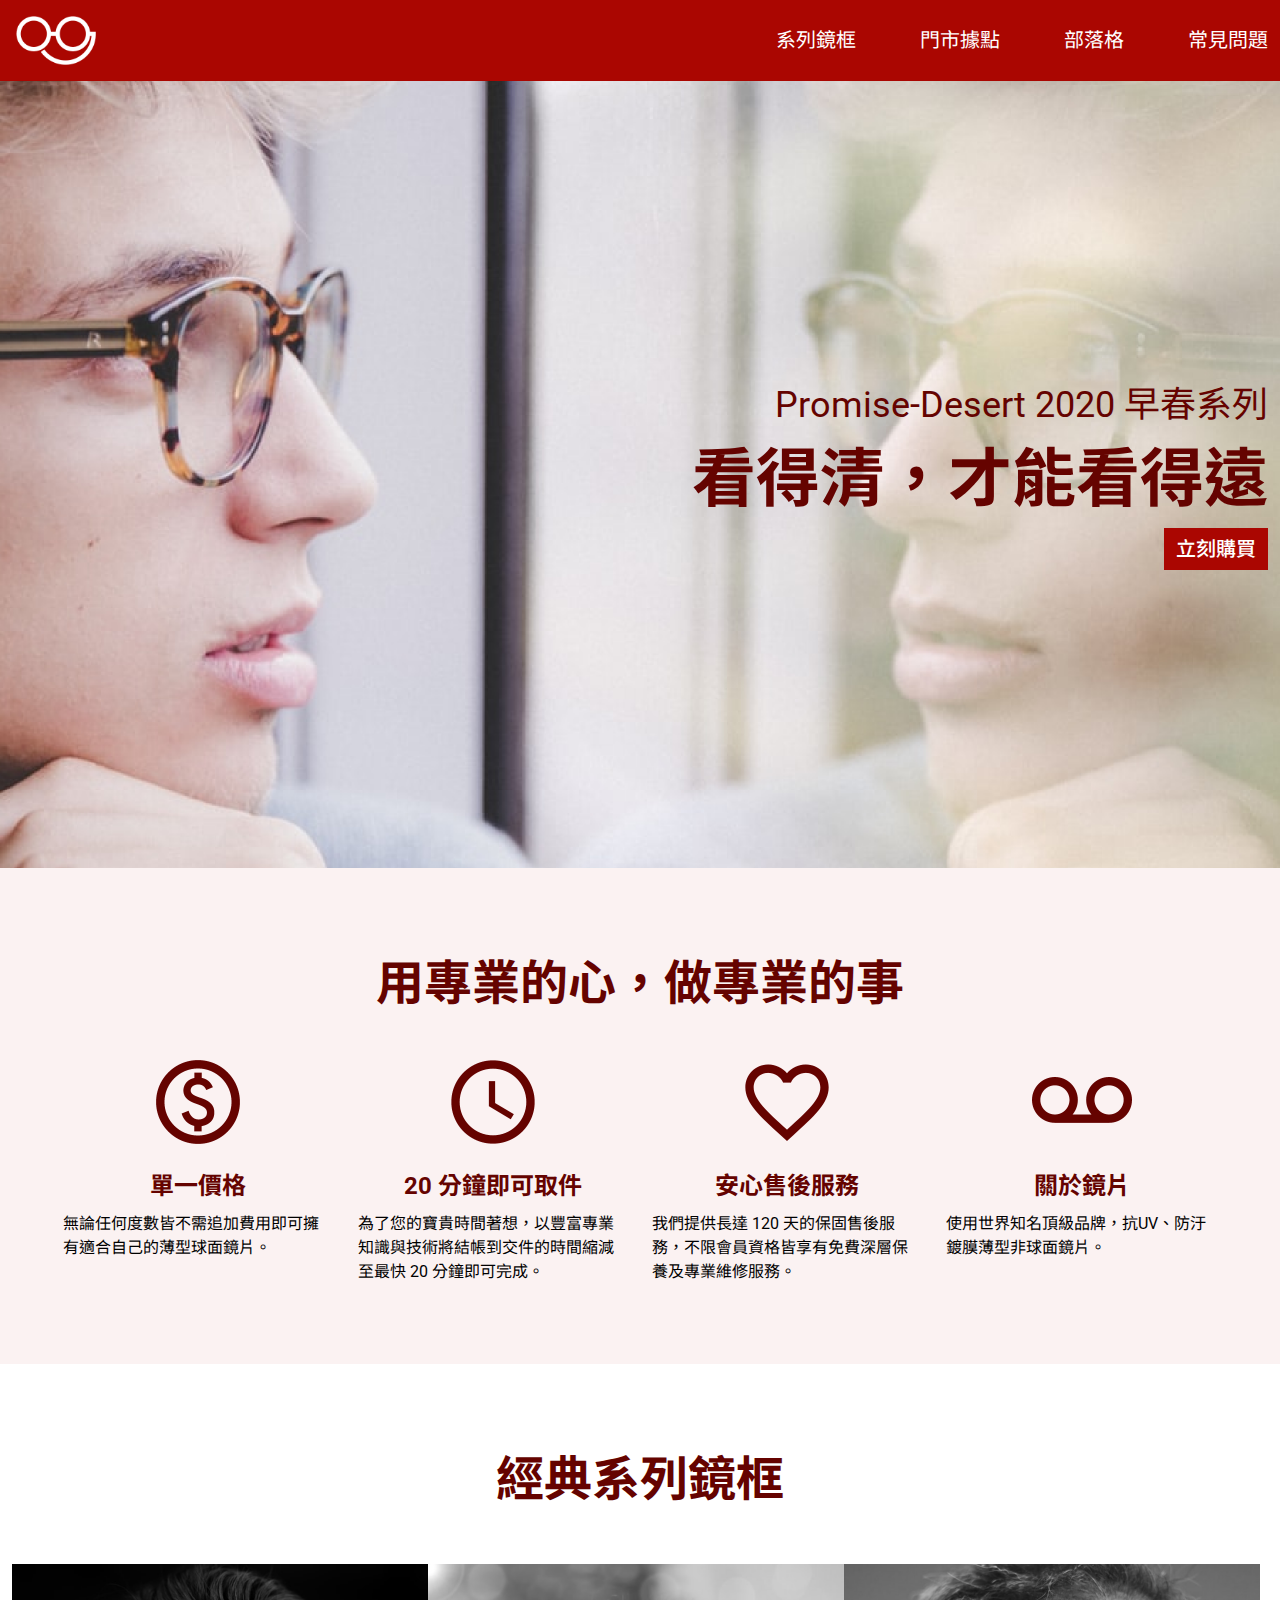
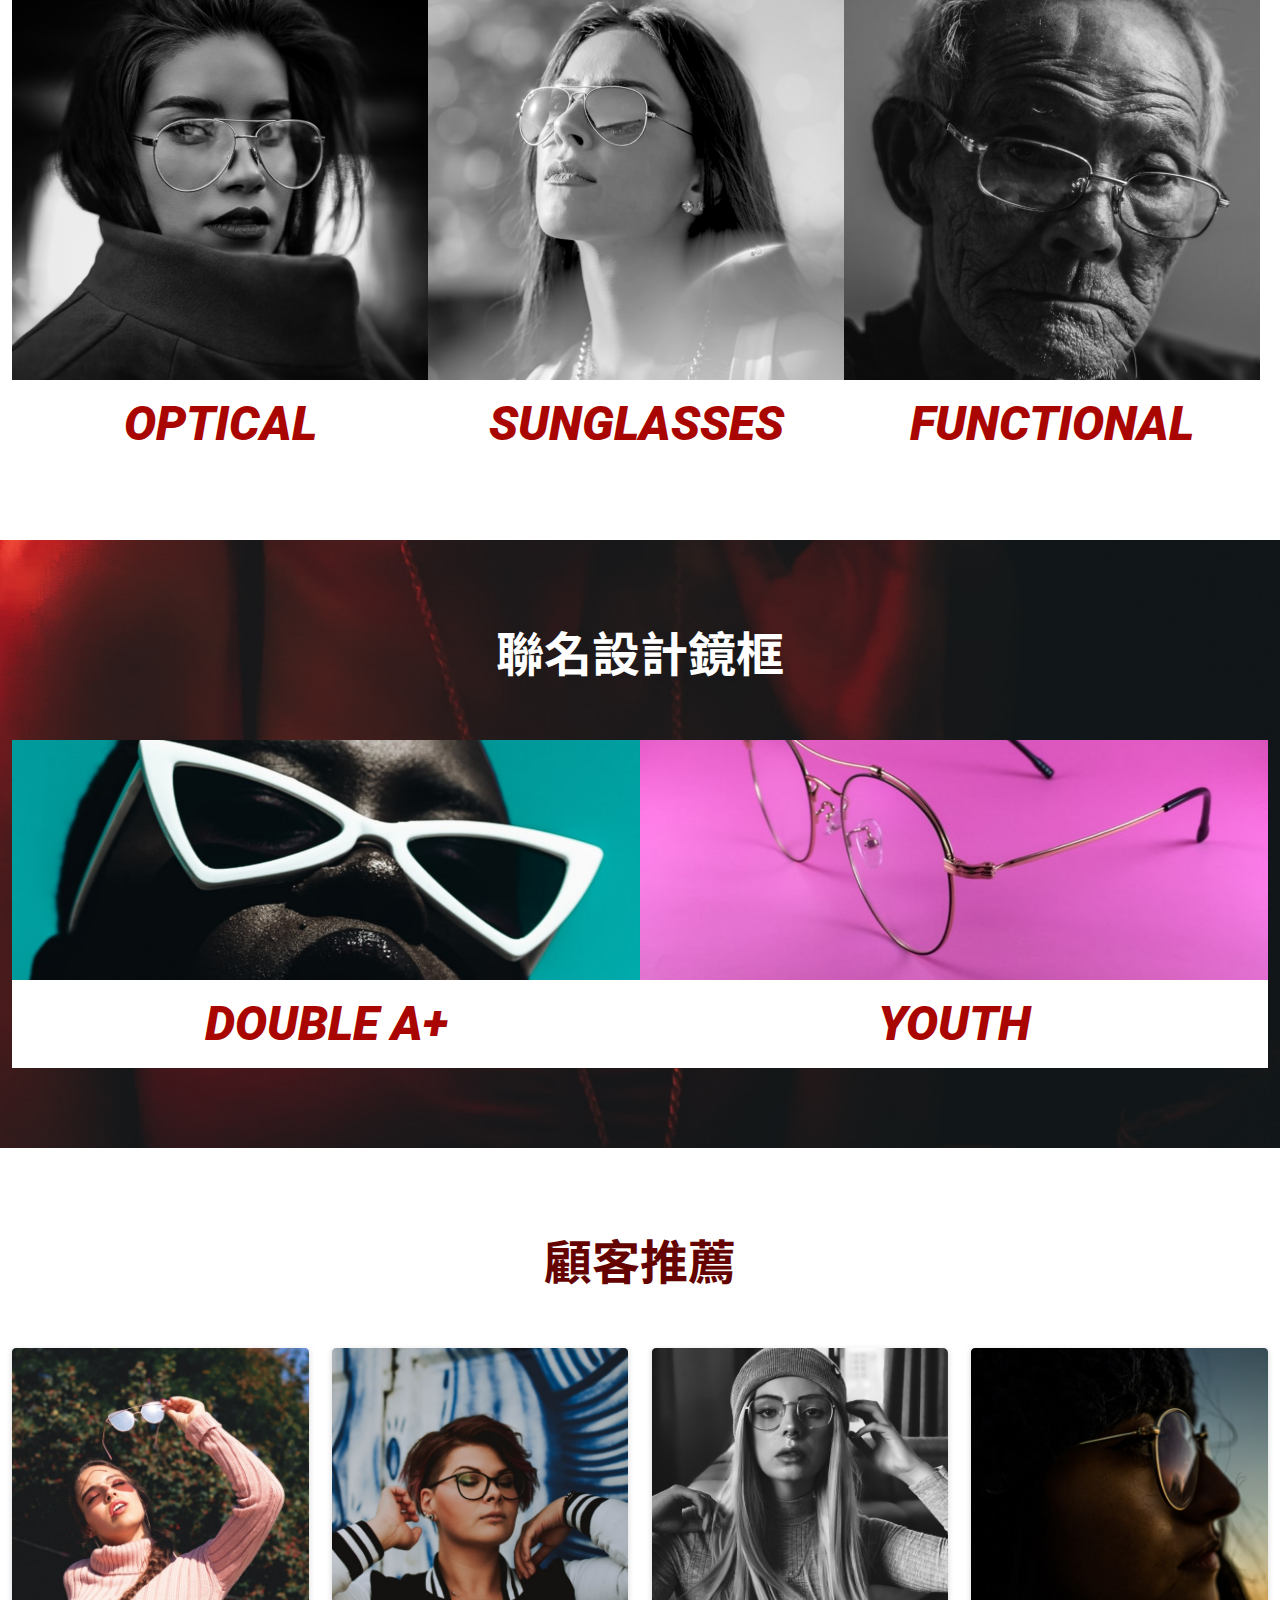
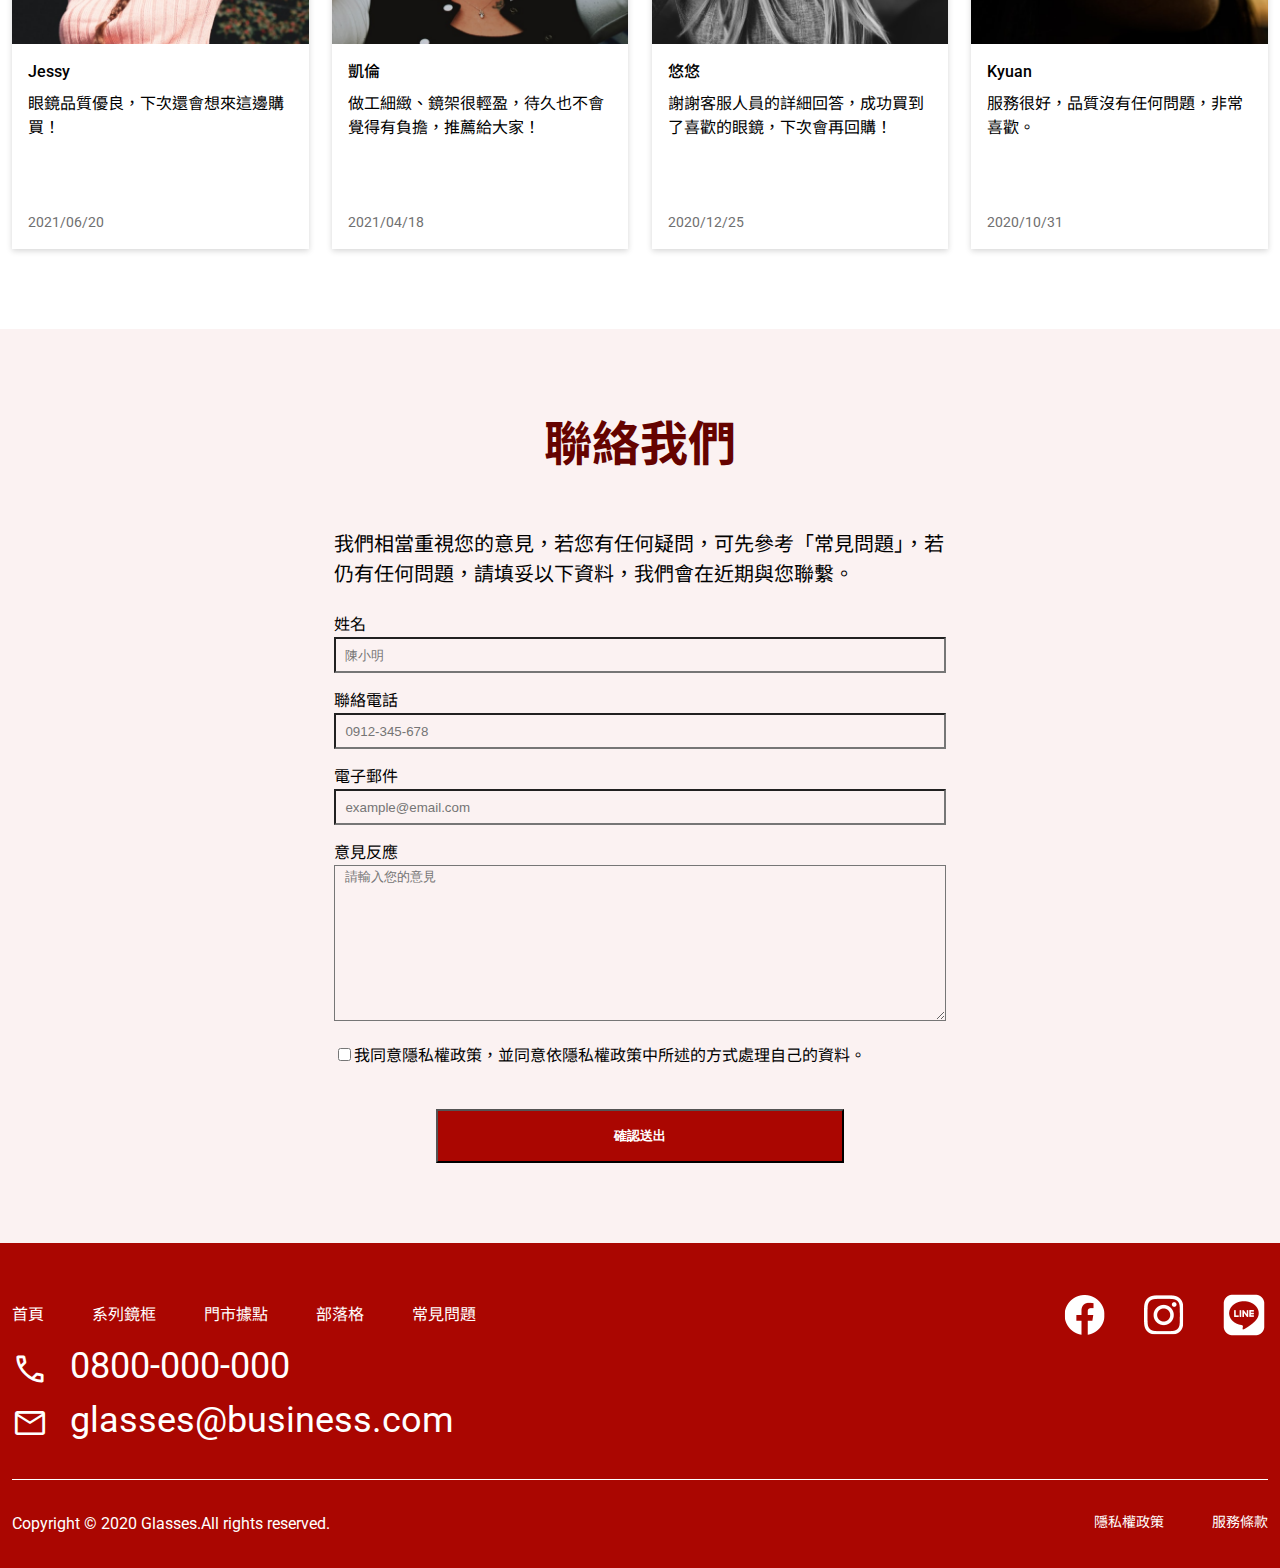
<file: index.html>
<!DOCTYPE html>
<html lang="en">

<head>
  <meta charset="UTF-8">
  <meta name="viewport" content="width=device-width, initial-scale=1.0">
  <meta http-equiv="X-UA-Compatible" content="ie=edge">
  <title>
    首頁
  </title>
  <link rel="stylesheet" href="./assets/style/all.css">
</head>

<body>
  <header class="header bg-red">
    <div class="container">
      <a href="#" class="ham-icon">
        <i class="fas fa-bars"></i>
      </a>
    <h1>
      <a class="logo" href="./index.html"><img src="./assets/images/logo-white.png" alt="logo" width="80px"></a>
    </h1>
    <ul class="top-menu burgar_btn">
      <li><a class="menu-link" href="#">系列鏡框</a></li>
      <li><a class="menu-link" href="./store.html">門市據點</a></li>
      <li><a class="menu-link" href="#">部落格</a></li>
      <li><a class="menu-link" href="#">常見問題</a></li>
    </ul>
    </div>
  </header>

  
<main>
    <div class="banner-img">
        <div class="container banner-title">
        <p>Promise-Desert 2020 早春系列</p>
        <h1>看得清，才能看得遠</h1>
        <a href="#">立刻購買</a>
    </div>
    </div>
</main>
<!-- 專業 -->
<section class="professional">
    <div class="container">
        <h2>用專業的心，做專業的事</h2>
        <ul class="card-list">
            <li>
                <img src="./assets/images/home-section2-1.png" alt="">
                <h3>單一價格</h3>
                <p>無論任何度數皆不需追加費用即可擁有適合自己的薄型球面鏡片。</p>
                </img>
            </li>
            <li>
                <img src="./assets/images/home-section2-2.png" alt="">
                <h3>20 分鐘即可取件</h3>
                <p>為了您的寶貴時間著想，以豐富專業知識與技術將結帳到交件的時間縮減至最快 20 分鐘即可完成。</p>
                </img>
            </li>
            <li>
                <img src="./assets/images/home-section2-3.png" alt="">
                    <h3>安心售後服務</h3>
                <p>我們提供長達 120 天的保固售後服務，不限會員資格皆享有免費深層保養及專業維修服務。</p>
                </img>
            </li>
            <li>
                <img src="./assets/images/home-sectioin2-4.png" alt="">
                <h3>關於鏡片</h3>
                <p>使用世界知名頂級品牌，抗UV、防汙鍍膜薄型非球面鏡片。</p>
                </img>
            </li>
        </ul>
    </div>
</section>
<!-- 經典 -->
<section class="classic">
    <div class="container">
        <h2>經典系列鏡框</h2>
        <ul class="classic-list">
            <li>
                <img src="./assets/images/home-section3-1.png" alt="">
                <p>OPTICAL</p>
            </li>
            <li>
                <img src="./assets/images/home-section3-2.png" alt="">
                <p>SUNGLASSES</p>
            </li>
            <li>
                <img src="./assets/images/home-section3-3.png" alt="">
                <p>FUNCTIONAL</p>
            </li>
        </ul>
    </div>
</section>
<!-- 聯名 -->
<section class="co-branding">
    <div class="container">
        <h2>聯名設計鏡框</h2>
        <ul class="co-branding-list">
            <li>
                <img src="./assets/images/home-section4-1.png" alt="">
                <p>DOUBLE A+</p>
            </li>
            <li>
                <img src="./assets/images/home-section4-2.png" alt="">
                <p>YOUTH</p>
            </li>
        </ul>
    </div>
</section>
<!-- 推薦 -->
<section class="recommend">
    <div class="container">
        <h2>顧客推薦</h2>
        <ul class="recommend-list">
            <li>
                <img src="./assets/images/home-section5-1.png" alt="">
                <div class="recommend-text">
                    <div>
                <h3>Jessy</h3>
                <p>眼鏡品質優良，下次還會想來這邊購買！</p>
                </div>
                <time>2021/06/20</time>
                </div>
            </li>
            <li>
                <img src="./assets/images/home-section5-2.png" alt="">
                <div class="recommend-text">
                    <div>
                <h3>凱倫</h3>
                <p>做工細緻、鏡架很輕盈，待久也不會覺得有負擔，推薦給大家！</p>
                </div>
                <time>2021/04/18</time>
                </div>
            </li>
            <li>
                <img src="./assets/images/home-section5-3.png" alt="">
                <div class="recommend-text">
                    <div>
                <h3>悠悠</h3>
                <p>謝謝客服人員的詳細回答，成功買到了喜歡的眼鏡，下次會再回購！</p>
                </div>
                <time>2020/12/25</time>
                </div>
            </li>
            <li>
                <img src="./assets/images/home-section5-4.png" alt="">
                <div class="recommend-text">
                    <div>
                <h3>Kyuan</h3>
                <p>服務很好，品質沒有任何問題，非常喜歡。</p>
                </div>
                <time>2020/10/31</time>
                </div>
            </li>
        </ul>
    </div>
</section>
<!-- 聯絡我們 -->
<section class="contact">
    <div class="container">
        <h2>聯絡我們</h2>
        <p>我們相當重視您的意見，若您有任何疑問，可先參考「常見問題」，若仍有任何問題，請填妥以下資料，我們會在近期與您聯繫。</p>
        <form action="/">
            <label class="label" for="name">姓名
                <br><input class="input" type="text" id="name" placeholder="  陳小明">
            </label>
            <label class="label" for="tel"><br>聯絡電話 
                <br><input class="input" id="tel" type="tel" placeholder="  0912-345-678">
            </label>
            
            <label class="label" for="email"><br>電子郵件
                <br><input class="input" type="email" id="email" placeholder="  example@email.com">
            </label>
            
            <label class="label" for="message"><br>意見反應
                <br><textarea name="" id="message" cols="50" rows="10" placeholder=" 請輸入您的意見"></textarea>
            </label>
            <label for="agree">
                <input class="agree" id="agree" type="checkbox">我同意隱私權政策，並同意依隱私權政策中所述的方式處理自己的資料。
                </label>
            <button class="btn" type="submit" value="確認送出">確認送出</button>
        </form>

    </div>
</section>

    <footer class="footer bg-red">
      <div class="container">
        <div class="footer-main">
        <div class="footer-info">
        <ul class="footer-menu">
          <li><a class="footer-link" href="./index.html">首頁</a></li>
          <li><a class="footer-link" href="#">系列鏡框</a></li>
          <li><a class="footer-link" href="./store.html">門市據點</a></li>
          <li><a class="footer-link" href="#">部落格</a></li>
          <li><a class="footer-link" href="#">常見問題</a></li>
        </ul>

        <ul class="footer-social">
          <l1><a href="#"><img src="./assets/images/ic-social-fb.png" alt="fb" width="48px"/></a></l1>
          <l1><a href="#"><img src="./assets/images/ic_social_ig.png" alt="ig" width="48px"></a></l1>
          <l1><a href="#"><img src="./assets/images/ic_social_line.png" alt="line" width="48px"></a></l1>
        </ul>
        </div>
      <ul class="footer-contact">
        <li>
          <a href="tel:0800-000-000">
            <span class="align-middle material-symbols-outlined">call</span>0800-000-000</a>
        </li>
        <li>
          <a href="mailto:glasses@business.com">
            <span class="align-middle material-symbols-outlined">mail</span>glasses@business.com</a>
        </li>
      </ul>
      </div>
      <div class="copyright">
        <p>Copyright © 2020 Glasses.All rights reserved.</p>
        <ul>
          <li><a href="#">隱私權政策</a></li>
          <li><a href="#">服務條款</a></li>
        </ul>
      </div>
      </div>
    </footer>
    <script src="./assets/js/vendors.js"></script>
    <script src="./assets/js/all.js"></script>
</body>

</html>
</file>
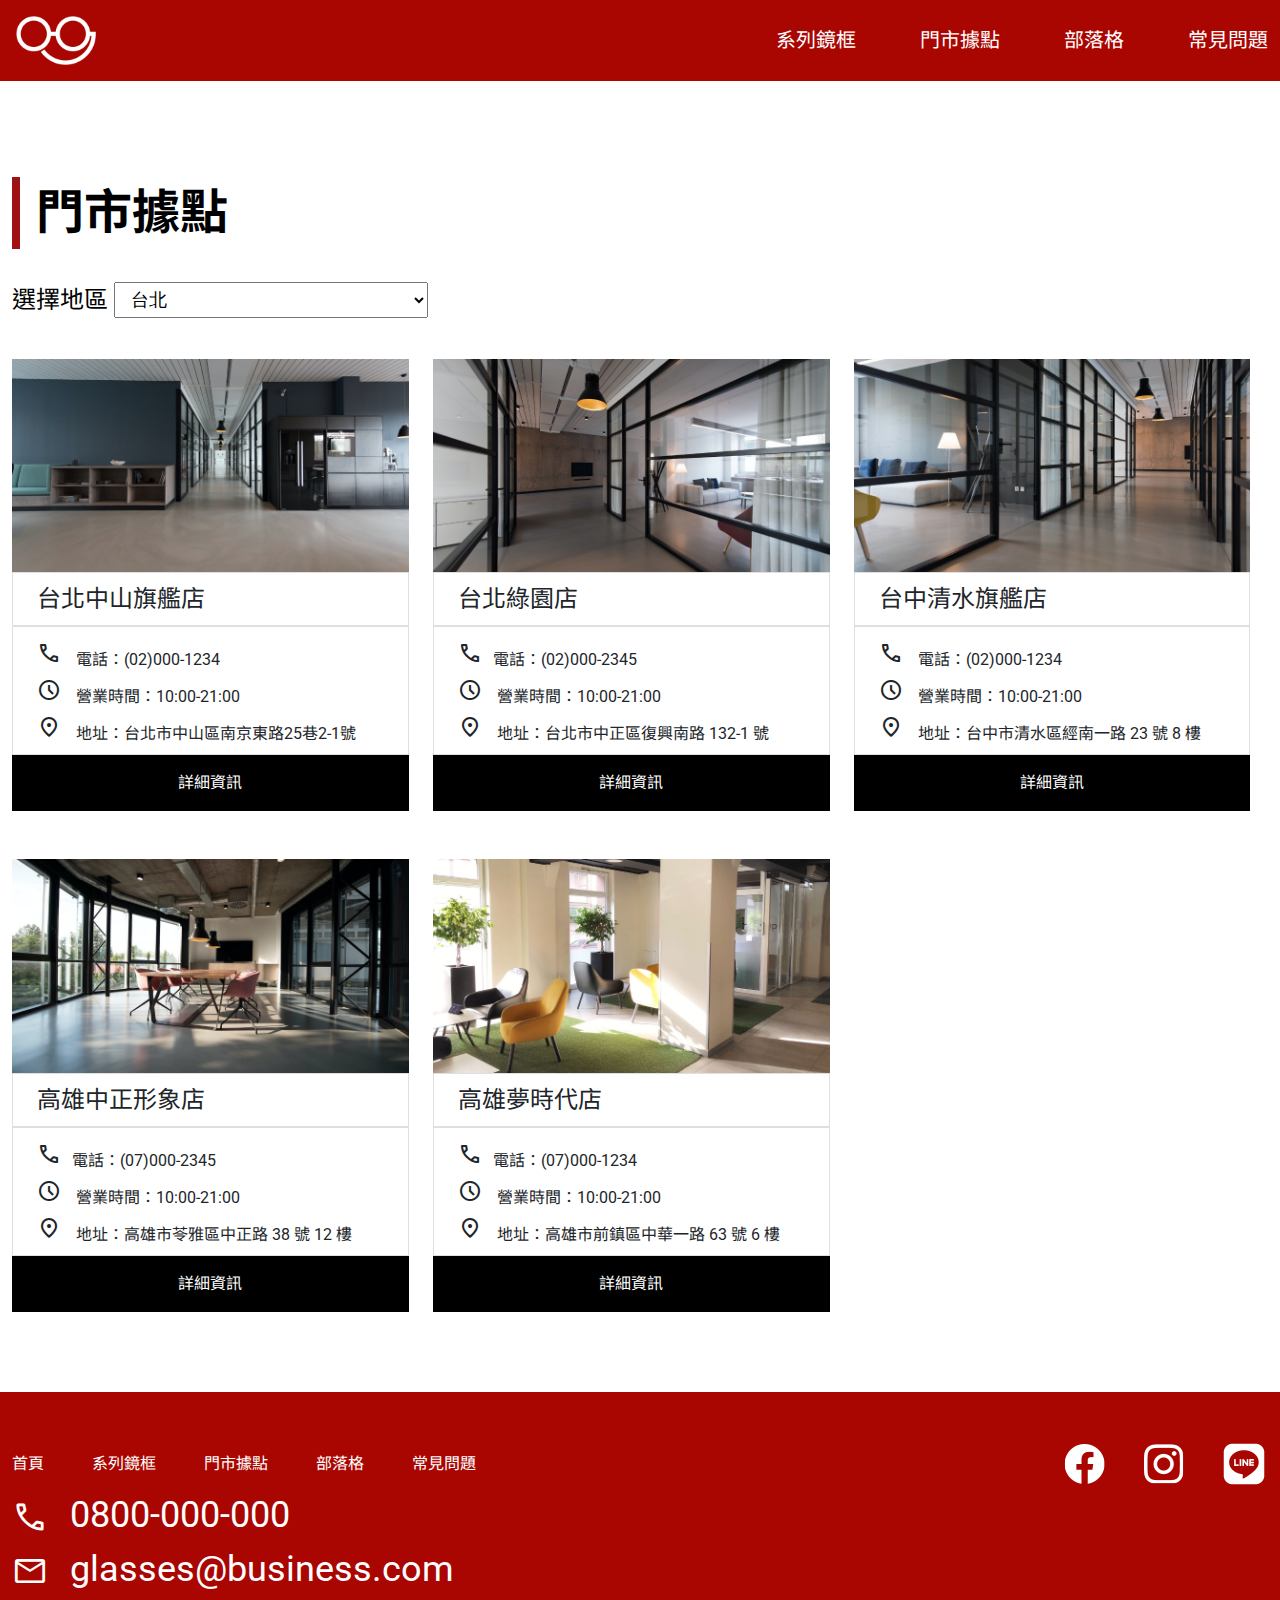
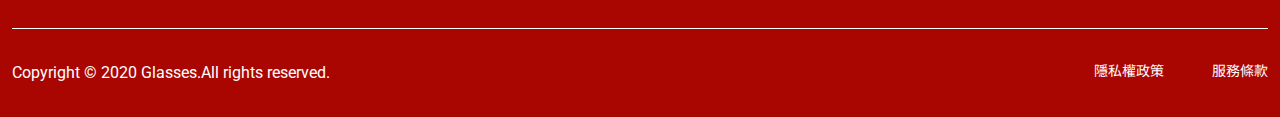
<file: store.html>
<!DOCTYPE html>
<html lang="en">

<head>
  <meta charset="UTF-8">
  <meta name="viewport" content="width=device-width, initial-scale=1.0">
  <meta http-equiv="X-UA-Compatible" content="ie=edge">
  <title>
    門市據點
  </title>
  <link rel="stylesheet" href="./assets/style/all.css">
</head>

<body>
  <header class="header bg-red">
    <div class="container">
      <a href="#" class="ham-icon">
        <i class="fas fa-bars"></i>
      </a>
    <h1>
      <a class="logo" href="./index.html"><img src="./assets/images/logo-white.png" alt="logo" width="80px"></a>
    </h1>
    <ul class="top-menu burgar_btn">
      <li><a class="menu-link" href="#">系列鏡框</a></li>
      <li><a class="menu-link" href="./store.html">門市據點</a></li>
      <li><a class="menu-link" href="#">部落格</a></li>
      <li><a class="menu-link" href="#">常見問題</a></li>
    </ul>
    </div>
  </header>

  

<div class="container store-section">
  <h1>門市據點</h1>
  <div class="location">
    <label for="location">選擇地區</label>
    <select id="location">
      <option value="tpe">台北</option>
      <option value="txg">台中</option>
    </select>
  </div>
  <ul class="location-list">
    <li class="location-item">
      <img src="./assets/images/store-1.png" alt="">
      <h2>台北中山旗艦店</h2>
      <ul class="store-info">
        <li>
          <a href="tel:(02)000-1234">
            <span class="material-symbols-outlined">call</span>
            電話：(02)000-1234
          </a>
        </li>
        <li>
          <span class="material-symbols-outlined">schedule</span>
          營業時間：10:00-21:00
        </li>
        <li>
          <span class="material-symbols-outlined">location_on</span>
          地址：台北市中山區南京東路25巷2-1號
        </li>
      </ul>
      <a href="#" class="store-btn">詳細資訊</a>
    </li>
    <li class="location-item">
      <img src="./assets/images/store-2.png" alt="">
      <h2>台北綠園店</h2>
      <ul class="store-info">
        <li>
          <a href="tel:(02)000-2345"><span class="material-symbols-outlined">call</span>電話：(02)000-2345</a>
        </li>
        <li>
          <span class="material-symbols-outlined">schedule</span>
          營業時間：10:00-21:00
        </li>
        <li>
          <span class="material-symbols-outlined">location_on</span>
          地址：台北市中正區復興南路 132-1 號
        </li>
      </ul>
      <a href="#" class="store-btn">詳細資訊</a>
    </li>
    <li class="location-item">
      <img src="./assets/images/store-3.png" alt="">
      <h2>台中清水旗艦店</h2>
      <ul class="store-info">
        <li>
          <a href="tel:(02)000-1234"><span class="material-symbols-outlined">call</span>
          電話：(02)000-1234
        </a>
        </li>
        <li>
          <span class="material-symbols-outlined">schedule</span>
          營業時間：10:00-21:00
        </li>
        <li>
          <span class="material-symbols-outlined">location_on</span>
          地址：台中市清水區經南一路 23 號 8 樓
        </li>
      </ul>
      <a href="#" class="store-btn">詳細資訊</a>
    </li>
    <li class="location-item">
      <img src="./assets/images/store-4.png" alt="">
      <h2>高雄中正形象店</h2>
      <ul class="store-info">
        <li>
          <a href="tel:(07)000-2345"><span class="material-symbols-outlined">call</span>電話：(07)000-2345</a>
        </li>
        <li>
          <span class="material-symbols-outlined">schedule</span>
          營業時間：10:00-21:00</li>
        <li>
          <span class="material-symbols-outlined">location_on</span>
          地址：高雄市苓雅區中正路 38 號 12 樓
        </li>
      </ul>
      <a href="#" class="store-btn">詳細資訊</a>
    </li>
    <li class="location-item">
      <img src="./assets/images/store-5.png" alt="">
      <h2>高雄夢時代店</h2>
      <ul class="store-info">
        <li>
          <a href="tel:(07)000-1234"><span class="material-symbols-outlined">call</span>電話：(07)000-1234</a>
        </li>
        <li>
          <span class="material-symbols-outlined">schedule</span>
          營業時間：10:00-21:00</li>
        <li>
          <span class="material-symbols-outlined">location_on</span>
          地址：高雄市前鎮區中華一路 63 號 6 樓
        </li>
      </ul>
      <a href="#" class="store-btn">詳細資訊</a>
    </li>
  </ul>
</div>

    <footer class="footer bg-red">
      <div class="container">
        <div class="footer-main">
        <div class="footer-info">
        <ul class="footer-menu">
          <li><a class="footer-link" href="./index.html">首頁</a></li>
          <li><a class="footer-link" href="#">系列鏡框</a></li>
          <li><a class="footer-link" href="./store.html">門市據點</a></li>
          <li><a class="footer-link" href="#">部落格</a></li>
          <li><a class="footer-link" href="#">常見問題</a></li>
        </ul>

        <ul class="footer-social">
          <l1><a href="#"><img src="./assets/images/ic-social-fb.png" alt="fb" width="48px"/></a></l1>
          <l1><a href="#"><img src="./assets/images/ic_social_ig.png" alt="ig" width="48px"></a></l1>
          <l1><a href="#"><img src="./assets/images/ic_social_line.png" alt="line" width="48px"></a></l1>
        </ul>
        </div>
      <ul class="footer-contact">
        <li>
          <a href="tel:0800-000-000">
            <span class="align-middle material-symbols-outlined">call</span>0800-000-000</a>
        </li>
        <li>
          <a href="mailto:glasses@business.com">
            <span class="align-middle material-symbols-outlined">mail</span>glasses@business.com</a>
        </li>
      </ul>
      </div>
      <div class="copyright">
        <p>Copyright © 2020 Glasses.All rights reserved.</p>
        <ul>
          <li><a href="#">隱私權政策</a></li>
          <li><a href="#">服務條款</a></li>
        </ul>
      </div>
      </div>
    </footer>
    <script src="./assets/js/vendors.js"></script>
    <script src="./assets/js/all.js"></script>
</body>

</html>
</file>
<file: assets/style/all.css>
/* http://meyerweb.com/eric/tools/css/reset/ 
   v2.0 | 20110126
   License: none (public domain)
*/
@import url(https://fonts.googleapis.com/css2?family=Material+Symbols+Outlined:opsz,wght,FILL,GRAD@20..48,100..700,0..1,-50..200);
@import url(https://cdnjs.cloudflare.com/ajax/libs/font-awesome/5.15.1/css/all.min.css);
@import url(https://fonts.googleapis.com/css2?family=Noto+Sans+TC:wght@400;500;700&family=Roboto:ital,wght@0,400;1,900&display=swap);
html, body, div, span, applet, object, iframe,
h1, h2, h3, h4, h5, h6, p, blockquote, pre,
a, abbr, acronym, address, big, cite, code,
del, dfn, em, img, ins, kbd, q, s, samp,
small, strike, strong, sub, sup, tt, var,
b, u, i, center,
dl, dt, dd, ol, ul, li,
fieldset, form, label, legend,
table, caption, tbody, tfoot, thead, tr, th, td,
article, aside, canvas, details, embed,
figure, figcaption, footer, header, hgroup,
menu, nav, output, ruby, section, summary,
time, mark, audio, video {
  margin: 0;
  padding: 0;
  border: 0;
  font-size: 100%;
  font: inherit;
  vertical-align: baseline; }

/* HTML5 display-role reset for older browsers */
article, aside, details, figcaption, figure,
footer, header, hgroup, menu, nav, section {
  display: block; }

body {
  line-height: 1; }

ol, ul {
  list-style: none; }

blockquote, q {
  quotes: none; }

blockquote:before, blockquote:after,
q:before, q:after {
  content: '';
  content: none; }

table {
  border-collapse: collapse;
  border-spacing: 0; }

.bg-red {
  background-color: #AA0601; }
  .bg-red a, .bg-red p {
    color: #fff; }

header .container {
  display: -webkit-box;
  display: -ms-flexbox;
  display: flex;
  -webkit-box-pack: justify;
      -ms-flex-pack: justify;
          justify-content: space-between; }
  @media (max-width: 767px) {
    header .container {
      position: relative;
      text-align: center;
      -webkit-box-pack: start;
          -ms-flex-pack: start;
              justify-content: start;
      -webkit-box-align: center;
          -ms-flex-align: center;
              align-items: center; } }

header .logo {
  display: block;
  padding: 16px 4px; }

header .fa-bars {
  display: none; }
  @media (max-width: 767px) {
    header .fa-bars {
      display: block; } }

header .top-menu {
  display: -webkit-box;
  display: -ms-flexbox;
  display: flex;
  -webkit-box-align: center;
      -ms-flex-align: center;
          align-items: center; }
  @media (max-width: 767px) {
    header .top-menu {
      display: block;
      position: absolute;
      left: 0;
      top: 100%;
      width: 100%;
      max-height: 0px;
      -webkit-transition: all 0.8s;
      -o-transition: all 0.8s;
      transition: all 0.8s;
      overflow: hidden;
      z-index: 120; }
      header .top-menu.active {
        max-height: 300px; } }
  @media (max-width: 767px) {
    header .top-menu a {
      display: block;
      background: #AA0601;
      color: #FFFFFF;
      border-top: 1px solid #FFFFFF;
      padding: 16px 0;
      text-decoration: none; }
      header .top-menu a:hover {
        background: #8f0400; } }

header .menu-link {
  display: block;
  padding: 10px 0;
  padding-left: 64px;
  font-size: 20px; }

.ham-icon {
  position: absolute;
  right: 20px;
  color: #fff;
  font-size: 40px; }

footer {
  padding-top: 48px;
  padding-bottom: 32px; }
  @media (max-width: 992px) {
    footer {
      padding-bottom: 40px; } }
  @media (max-width: 767px) {
    footer {
      padding-top: 24px;
      padding-bottom: 24px; } }

.footer-info {
  display: -webkit-box;
  display: -ms-flexbox;
  display: flex;
  -webkit-box-pack: justify;
      -ms-flex-pack: justify;
          justify-content: space-between; }

.footer-menu {
  display: -webkit-box;
  display: -ms-flexbox;
  display: flex;
  -webkit-box-align: center;
      -ms-flex-align: center;
          align-items: center; }
  @media (max-width: 767px) {
    .footer-menu {
      display: none; } }
  .footer-menu .footer-link {
    padding-right: 48px;
    font-weight: 400; }

.footer-social {
  display: -webkit-box;
  display: -ms-flexbox;
  display: flex; }
  .footer-social a {
    display: block;
    margin-left: 32px; }
    @media (max-width: 992px) {
      .footer-social a {
        margin-left: 16px; } }
    @media (max-width: 767px) {
      .footer-social a {
        margin-left: 8px; } }
  @media (max-width: 767px) {
    .footer-social img {
      width: 24px; } }

.footer-contact {
  font-size: 36px;
  font-weight: 400;
  padding-bottom: 32px; }
  @media (max-width: 767px) {
    .footer-contact {
      font-size: 16px; } }
  .footer-contact span {
    font-size: 36px;
    margin-right: 22px;
    font-weight: 400;
    vertical-align: middle; }
    @media (max-width: 767px) {
      .footer-contact span {
        font-size: 20px;
        margin-right: 10px; } }

.copyright {
  display: -webkit-box;
  display: -ms-flexbox;
  display: flex;
  -webkit-box-pack: justify;
      -ms-flex-pack: justify;
          justify-content: space-between; }
  @media (max-width: 767px) {
    .copyright {
      -webkit-box-orient: vertical;
      -webkit-box-direction: normal;
          -ms-flex-direction: column;
              flex-direction: column; } }
  @media (max-width: 767px) {
    .copyright p {
      margin-bottom: 8px; } }
  .copyright ul {
    display: -webkit-box;
    display: -ms-flexbox;
    display: flex;
    font-size: 14px; }
    @media (max-width: 767px) {
      .copyright ul {
        -webkit-box-orient: vertical;
        -webkit-box-direction: normal;
            -ms-flex-direction: column;
                flex-direction: column;
        font-size: 16px; } }
    @media (max-width: 767px) {
      .copyright ul li {
        margin-bottom: 8px; } }
    .copyright ul a {
      display: block;
      margin-left: 48px; }
      @media (max-width: 767px) {
        .copyright ul a {
          margin: 0; } }

.footer-main {
  border-bottom: 1px solid #fff;
  margin-bottom: 32px; }
  @media (max-width: 767px) {
    .footer-main {
      display: -webkit-box;
      display: -ms-flexbox;
      display: flex;
      -webkit-box-orient: horizontal;
      -webkit-box-direction: reverse;
          -ms-flex-direction: row-reverse;
              flex-direction: row-reverse;
      -webkit-box-pack: justify;
          -ms-flex-pack: justify;
              justify-content: space-between;
      margin-bottom: 16px; } }

.store-section h1 {
  font-size: 48px;
  font-weight: 700;
  margin-top: 96px;
  border-left: 8px solid #9F1213;
  padding-left: 16px; }
  @media (max-width: 767px) {
    .store-section h1 {
      font-size: 24px;
      margin-top: 40px; } }

.store-section .location {
  display: -webkit-box;
  display: -ms-flexbox;
  display: flex;
  margin-top: 33px;
  -webkit-box-align: center;
      -ms-flex-align: center;
          align-items: center; }
  .store-section .location label {
    font-size: 24px; }
    @media (max-width: 767px) {
      .store-section .location label {
        font-size: 16px; } }
  .store-section .location select {
    font-size: 18px;
    margin-left: 6px;
    width: 25%;
    padding: 6px 12px; }
    @media (max-width: 992px) {
      .store-section .location select {
        width: 40%; } }
    @media (max-width: 767px) {
      .store-section .location select {
        width: 70%; } }

.location-list {
  margin: 41px -12px 32px;
  display: -webkit-box;
  display: -ms-flexbox;
  display: flex;
  -ms-flex-wrap: wrap;
      flex-wrap: wrap; }
  @media (max-width: 992px) {
    .location-list {
      margin-bottom: 56px; } }
  @media (max-width: 767px) {
    .location-list {
      margin-bottom: 40px; } }
  .location-list .location-item {
    width: 31%;
    margin: 0 12px 48px; }
    @media (max-width: 992px) {
      .location-list .location-item {
        width: 44%;
        margin-bottom: 24px; } }
    @media (max-width: 767px) {
      .location-list .location-item {
        width: 100%; } }
  .location-list h2 {
    font-size: 24px;
    padding: 8px 24px 8px;
    border: 1px solid #00000020;
    color: #212529; }

.store-info {
  padding: 8px 24px;
  border: 1px solid #00000020;
  color: #212529; }
  .store-info a {
    color: #212529; }
    .store-info a:hover {
      opacity: 0.7; }
  .store-info li {
    margin-top: 6px; }
  .store-info span {
    margin-right: 11px; }

.store-btn {
  background: #000000;
  color: #FFFFFF;
  display: block;
  padding: 16px 0;
  text-align: center; }

*,
*::before,
*::after {
  -webkit-box-sizing: border-box;
          box-sizing: border-box; }

body {
  font-family: 'Roboto', 'Noto Sans TC', sans-serif;
  line-height: 1.5; }

a {
  text-decoration: none; }
  a:hover {
    opacity: 0.6; }

img {
  max-width: 100%;
  vertical-align: middle;
  height: auto; }

.container {
  margin: 0 auto;
  max-width: 1320px;
  padding: 0 12px; }

.banner-img {
  background: url(../images/home-header.png) center;
  max-width: 100%;
  height: 787px;
  background-size: cover; }
  @media (max-width: 767px) {
    .banner-img {
      background-image: url(../images/home-header-sm.png);
      height: 396px; } }

.banner-title {
  display: -webkit-box;
  display: -ms-flexbox;
  display: flex;
  -webkit-box-orient: vertical;
  -webkit-box-direction: normal;
      -ms-flex-direction: column;
          flex-direction: column;
  -webkit-box-align: end;
      -ms-flex-align: end;
          align-items: flex-end;
  -webkit-box-pack: center;
      -ms-flex-pack: center;
          justify-content: center;
  height: 100%;
  color: #650300; }
  .banner-title p {
    font-weight: 400;
    font-size: 36px; }
  .banner-title h1 {
    font-weight: 700;
    font-size: 64px; }
  .banner-title a {
    color: #ffff;
    font-size: 20px;
    font-weight: 500;
    padding: 6px 12px;
    background-color: #AA0601; }
  @media (max-width: 767px) {
    .banner-title p {
      font-size: 16px; }
    .banner-title h1 {
      font-size: 24px;
      margin-bottom: 8px; } }

.professional {
  text-align: center;
  background-color: #FBF2F2; }
  .professional .container {
    color: #650300;
    padding-top: 80px;
    padding-bottom: 80px; }
    @media (max-width: 767px) {
      .professional .container {
        padding-top: 40px;
        padding-bottom: 40px; } }
    .professional .container h2 {
      font-weight: 700;
      font-size: 48px;
      text-align: center; }
      @media (max-width: 767px) {
        .professional .container h2 {
          font-size: 24px; } }

.card-list {
  padding-top: 32px;
  display: -webkit-box;
  display: -ms-flexbox;
  display: flex;
  -webkit-box-pack: center;
      -ms-flex-pack: center;
          justify-content: center;
  -webkit-box-align: baseline;
      -ms-flex-align: baseline;
          align-items: baseline;
  margin: 0 -12px; }
  @media (max-width: 992px) {
    .card-list {
      -ms-flex-wrap: wrap;
          flex-wrap: wrap;
      margin: 0; } }
  .card-list li {
    text-align: center;
    width: 23%;
    padding-right: 12px;
    padding-left: 12px; }
    @media (max-width: 992px) {
      .card-list li {
        width: 45%;
        margin: 0 auto; } }
    @media (max-width: 767px) {
      .card-list li {
        width: 100%;
        padding-bottom: 24px; } }
  .card-list img {
    width: 100px;
    display: block;
    margin: 0 auto;
    margin-bottom: 16px; }
  .card-list h3 {
    font-size: 24px;
    font-weight: 700;
    padding-bottom: 8px; }
  .card-list p {
    font-weight: 400;
    text-align: left;
    max-width: 306px;
    color: #000000; }

.classic {
  padding-top: 80px;
  padding-bottom: 80px; }
  @media (max-width: 992px) {
    .classic {
      padding-top: 40px;
      padding-bottom: 40px; } }
  .classic h2 {
    color: #650300;
    font-size: 48px;
    font-weight: 700;
    text-align: center;
    margin-bottom: 48px; }
    @media (max-width: 767px) {
      .classic h2 {
        font-size: 24px;
        margin-bottom: 24px; } }

.classic-list {
  display: -webkit-box;
  display: -ms-flexbox;
  display: flex;
  -webkit-box-align: center;
      -ms-flex-align: center;
          align-items: center; }
  @media (max-width: 992px) {
    .classic-list {
      -webkit-box-orient: vertical;
      -webkit-box-direction: normal;
          -ms-flex-direction: column;
              flex-direction: column; } }
  @media (max-width: 992px) {
    .classic-list li {
      margin: 0 auto; } }
  .classic-list img {
    width: 416px; }
  .classic-list p {
    color: #AA0601;
    font-weight: 900;
    font-size: 48px;
    font-style: italic;
    text-align: center;
    margin-top: 8px; }
    @media (max-width: 992px) {
      .classic-list p {
        margin-bottom: 24px; } }

.co-branding {
  background-image: url(../images/index-bg.png);
  background-position: center;
  background-size: cover;
  background-repeat: no-repeat;
  padding-top: 80px; }
  @media (max-width: 992px) {
    .co-branding {
      background-image: url(../images/index-bg-md.png); } }
  @media (max-width: 767px) {
    .co-branding {
      background-image: url(../images/index-bg-sm.png); } }
  .co-branding h2 {
    color: #ffff;
    font-size: 48px;
    font-weight: 700;
    text-align: center;
    margin-bottom: 48px; }

.co-branding-list {
  display: -webkit-box;
  display: -ms-flexbox;
  display: flex; }
  @media (max-width: 992px) {
    .co-branding-list {
      -ms-flex-wrap: wrap;
          flex-wrap: wrap; } }
  @media (max-width: 992px) {
    .co-branding-list li {
      margin: 0 auto; } }
  .co-branding-list img {
    width: 648px;
    height: 240px; }
  .co-branding-list p {
    color: #AA0601;
    font-size: 48px;
    font-weight: 900;
    font-style: italic;
    text-align: center;
    padding: 8px;
    background-color: #fff;
    margin-bottom: 80px; }

.recommend {
  padding-top: 80px;
  padding-bottom: 80px; }
  @media (max-width: 767px) {
    .recommend {
      padding-bottom: 40px; } }
  .recommend h2 {
    font-size: 48px;
    color: #650300;
    font-weight: 700;
    text-align: center;
    margin-bottom: 48px; }
    @media (max-width: 767px) {
      .recommend h2 {
        font-size: 24px;
        margin-bottom: 24px;
        margin-top: -40px; } }

.recommend-list {
  display: -webkit-box;
  display: -ms-flexbox;
  display: flex;
  -webkit-box-pack: justify;
      -ms-flex-pack: justify;
          justify-content: space-between; }
  @media (max-width: 992px) {
    .recommend-list {
      -ms-flex-wrap: wrap;
          flex-wrap: wrap; } }
  .recommend-list li {
    -moz-text-align-last: left;
         text-align-last: left;
    width: 23.61%;
    -webkit-box-shadow: 0 2px 6px #00000029;
            box-shadow: 0 2px 6px #00000029; }
    @media (max-width: 992px) {
      .recommend-list li {
        width: 46%;
        margin: 0 auto 24px auto; } }
    @media (max-width: 767px) {
      .recommend-list li {
        width: 100%; } }

.recommend-text {
  display: -webkit-box;
  display: -ms-flexbox;
  display: flex;
  -webkit-box-orient: vertical;
  -webkit-box-direction: normal;
      -ms-flex-direction: column;
          flex-direction: column;
  -webkit-box-pack: justify;
      -ms-flex-pack: justify;
          justify-content: space-between;
  padding: 16px;
  height: 205px; }
  .recommend-text h3 {
    font-weight: 500;
    padding-bottom: 8px; }
  .recommend-text p {
    font-weight: 400; }

time {
  font-weight: 400;
  color: #707070;
  font-size: 14px; }

.contact {
  background-color: #FBF2F2;
  padding-top: 80px;
  padding-bottom: 80px; }
  .contact .container {
    max-width: 636px; }
  .contact h2 {
    color: #650300;
    font-weight: 700;
    font-size: 48px;
    text-align: center;
    margin-bottom: 48px; }
    @media (max-width: 767px) {
      .contact h2 {
        font-size: 24px;
        margin-top: -40px;
        margin-bottom: 24px; } }
  .contact p {
    font-weight: 400;
    font-size: 20px;
    text-align: left;
    margin-bottom: 24px; }
    @media (max-width: 767px) {
      .contact p {
        font-size: 16px; } }

form textarea {
  width: 100%;
  margin-bottom: 16px;
  background-color: #FBF2F2; }

form .input {
  margin-bottom: 16px;
  height: 36px;
  width: 100%;
  background-color: #FBF2F2; }

.agree {
  margin-bottom: 48px; }
  @media (max-width: 767px) {
    .agree {
      margin-bottom: 24px; } }

.btn {
  background-color: #AA0601;
  color: #fff;
  padding: 16px 176px;
  font-weight: 700;
  text-align: center;
  margin: 0 auto;
  display: block; }
  @media (max-width: 992px) {
    .btn {
      padding: 16px 136px; } }
  @media (max-width: 767px) {
    .btn {
      padding: 16px 142px; } }

/*# sourceMappingURL=all.css.map */
</file>
